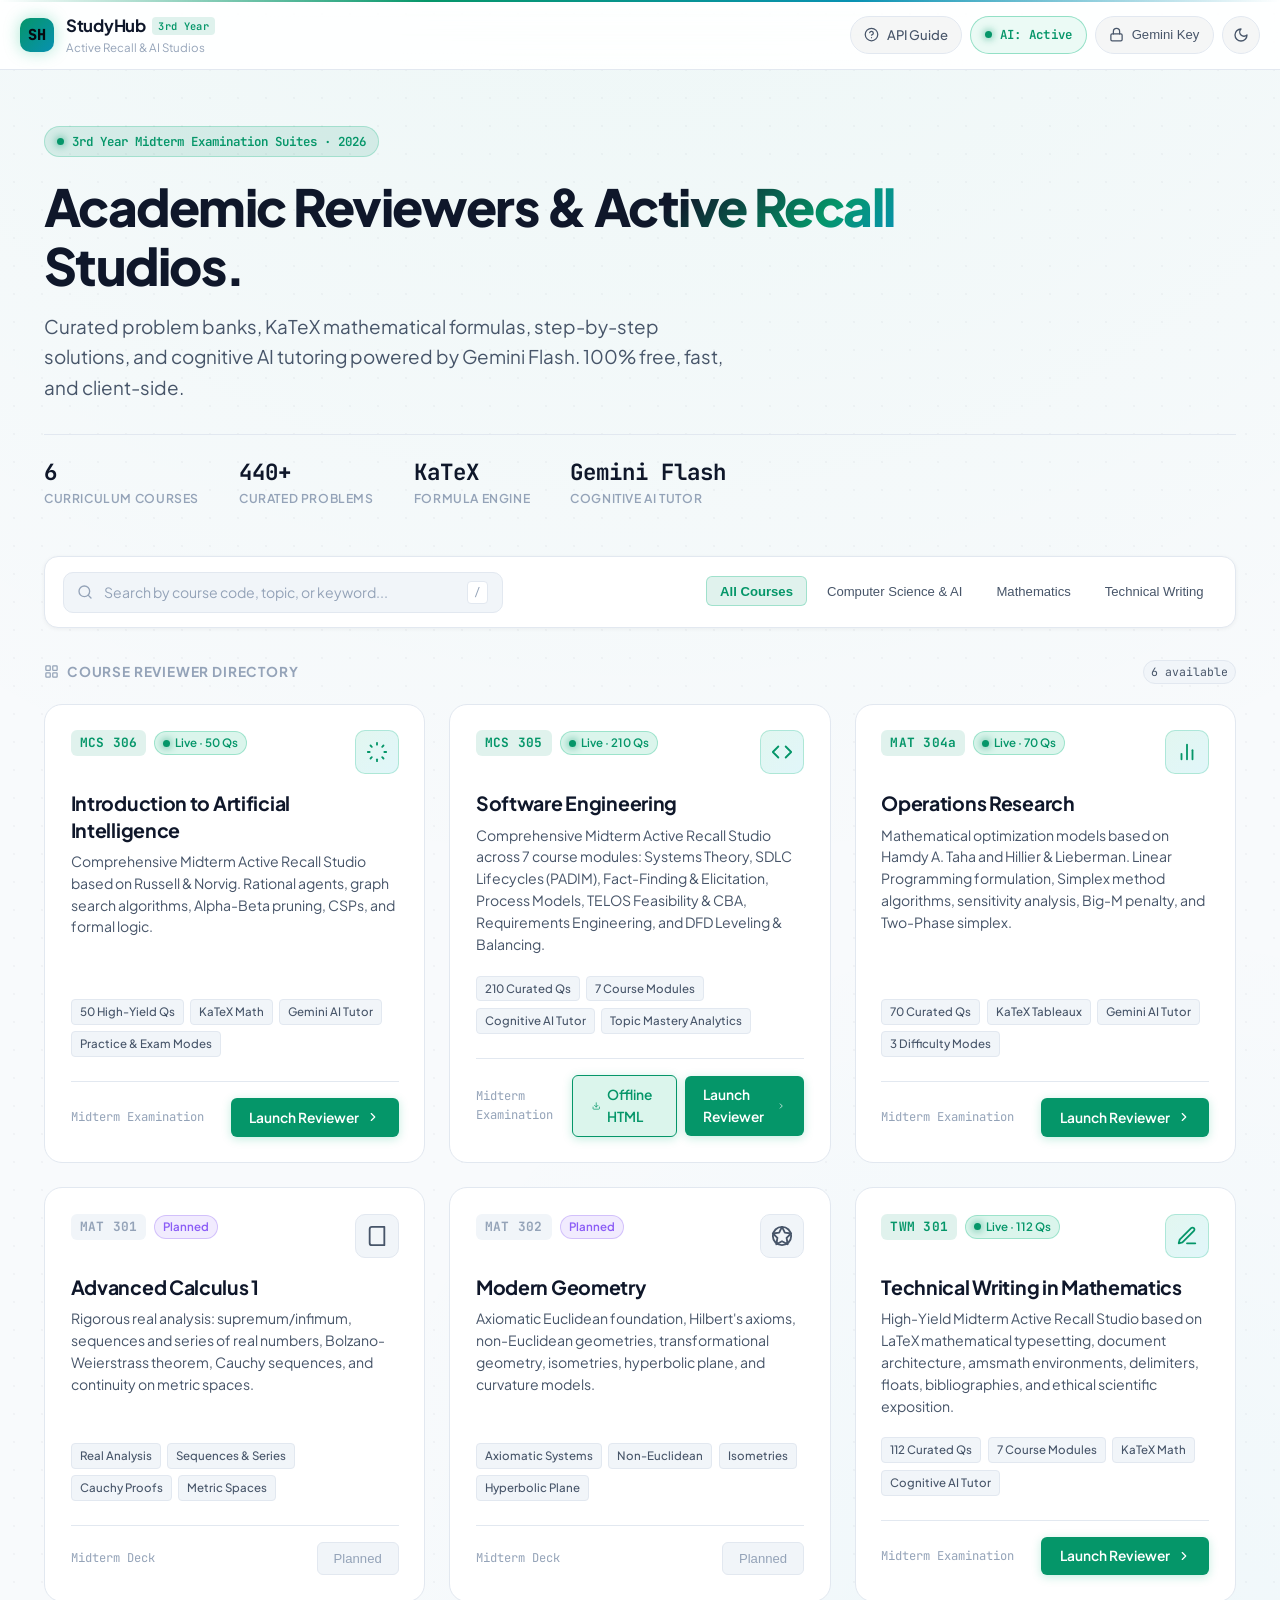
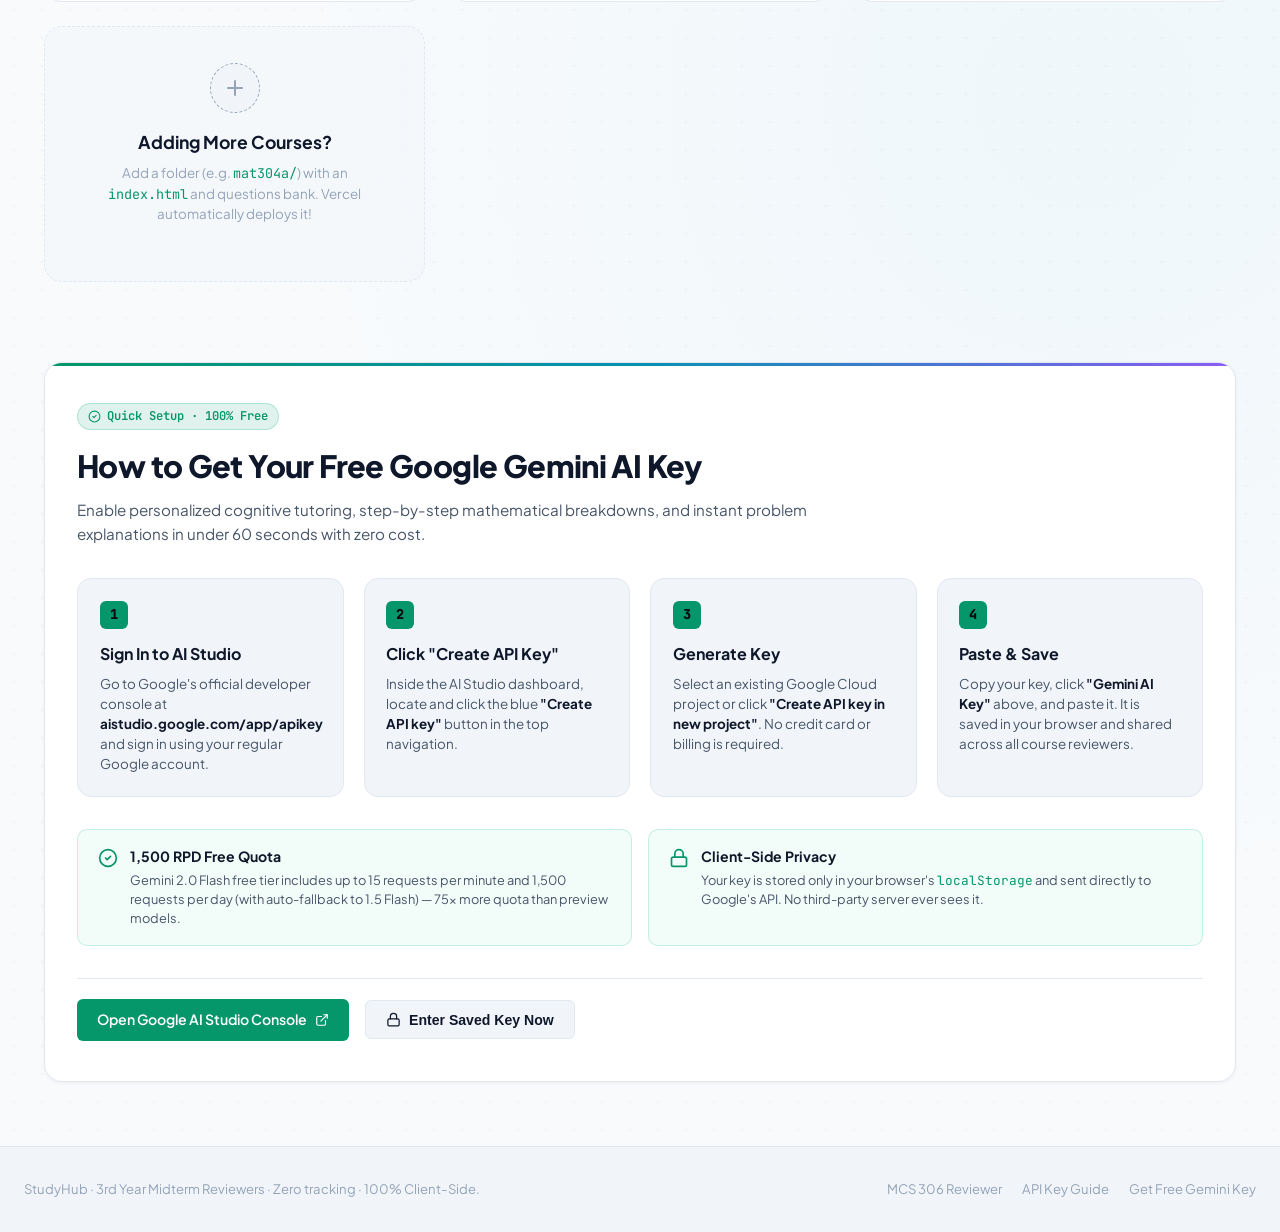
<file: index.html>
<!DOCTYPE html>
<html lang="en">
<head>
  <meta charset="UTF-8">
  <meta name="viewport" content="width=device-width, initial-scale=1.0, viewport-fit=cover">
  <meta name="description" content="StudyHub — 3rd Year Academic Reviewers & Active Recall Studios. Curated question banks, KaTeX math typesetting, and AI study tutoring for university midterms.">
  <title>StudyHub · 3rd Year Midterm Reviewers & Active Recall Studios</title>

  <!-- Google Fonts Preconnect -->
  <link rel="preconnect" href="https://fonts.googleapis.com">
  <link rel="preconnect" href="https://fonts.gstatic.com" crossorigin>
  <link href="https://fonts.googleapis.com/css2?family=JetBrains+Mono:ital,wght@0,400;0,500;0,600;0,700;1,400&family=Plus+Jakarta+Sans:ital,wght@0,300;0,400;0,500;0,600;0,700;0,800;1,400;1,600&display=swap" rel="stylesheet">

  <!-- Hub Stylesheet -->
  <link rel="stylesheet" href="hub.css">
</head>
<body>

  <!-- Sticky Global Navigation -->
  <header class="site-header" role="banner">
    <div class="header-container">
      <a href="./" class="brand" aria-label="StudyHub Home">
        <div class="brand-icon">SH</div>
        <div class="brand-info">
          <span class="brand-name">
            StudyHub
            <span class="brand-tag">3rd Year</span>
          </span>
          <span class="brand-sub">Active Recall &amp; AI Studios</span>
        </div>
      </a>

      <div class="header-actions">
        <a href="#api-guide" class="btn-header" title="How to get a free Google Gemini API Key" aria-label="API Key Guide">
          <svg width="15" height="15" viewBox="0 0 24 24" fill="none" stroke="currentColor" stroke-width="2" stroke-linecap="round" stroke-linejoin="round" aria-hidden="true"><circle cx="12" cy="12" r="10"/><path d="M9.09 9a3 3 0 0 1 5.83 1c0 2-3 3-3 3"/><line x1="12" y1="17" x2="12.01" y2="17"/></svg>
          <span class="btn-header-label">API Guide</span>
        </a>

        <button type="button" id="btn-header-ai-status" class="btn-header btn-header-ai" title="Toggle AI Tutoring & Explanations (Conserves Tokens)" aria-label="Toggle AI Tutoring">
          <span class="ai-status-indicator" aria-hidden="true"></span>
          <span id="header-ai-status-text" class="btn-header-label">AI: Active</span>
        </button>

        <button type="button" id="btn-open-api-modal" class="btn-header" title="Configure Gemini AI Key" aria-label="Configure Gemini AI Key">
          <svg width="15" height="15" viewBox="0 0 24 24" fill="none" stroke="currentColor" stroke-width="2" stroke-linecap="round" stroke-linejoin="round" aria-hidden="true"><rect width="18" height="11" x="3" y="11" rx="2" ry="2"/><path d="M7 11V7a5 5 0 0 1 10 0v4"/></svg>
          <span class="btn-header-label">Gemini Key</span>
        </button>

        <button type="button" id="btn-theme-toggle" class="theme-toggle-btn" aria-label="Toggle visual theme" title="Toggle visual theme">
          <svg class="icon-sun" width="16" height="16" viewBox="0 0 24 24" fill="none" stroke="currentColor" stroke-width="2" stroke-linecap="round" stroke-linejoin="round" aria-hidden="true">
            <circle cx="12" cy="12" r="4"/><path d="M12 2v2"/><path d="M12 20v2"/><path d="m4.93 4.93 1.41 1.41"/><path d="m17.66 17.66 1.41 1.41"/><path d="M2 12h2"/><path d="M20 12h2"/><path d="m6.34 17.66-1.41 1.41"/><path d="m19.07 4.93-1.41 1.41"/>
          </svg>
          <svg class="icon-moon" width="16" height="16" viewBox="0 0 24 24" fill="none" stroke="currentColor" stroke-width="2" stroke-linecap="round" stroke-linejoin="round" aria-hidden="true">
            <path d="M12 3a6 6 0 0 0 9 9 9 9 0 1 1-9-9Z"/>
          </svg>
        </button>
      </div>
    </div>
  </header>

  <!-- Hero Section -->
  <section class="hero-section" aria-labelledby="hero-heading">
    <div class="hero-banner">
      <span class="pulse-dot" aria-hidden="true"></span>
      <span>3rd Year Midterm Examination Suites · 2026</span>
    </div>
    <h1 id="hero-heading" class="hero-title">
      Academic Reviewers &amp; <span class="gradient-text">Active Recall</span> Studios.
    </h1>
    <p class="hero-subtitle">
      Curated problem banks, KaTeX mathematical formulas, step-by-step solutions, and cognitive AI tutoring powered by Gemini Flash. 100% free, fast, and client-side.
    </p>

    <!-- Metrics Strip -->
    <div class="metrics-strip">
      <div class="metric-item">
        <span class="metric-value">6</span>
        <span class="metric-label">Curriculum Courses</span>
      </div>
      <div class="metric-item">
        <span class="metric-value">440+</span>
        <span class="metric-label">Curated Problems</span>
      </div>
      <div class="metric-item">
        <span class="metric-value">KaTeX</span>
        <span class="metric-label">Formula Engine</span>
      </div>
      <div class="metric-item">
        <span class="metric-value">Gemini Flash</span>
        <span class="metric-label">Cognitive AI Tutor</span>
      </div>
    </div>
  </section>

  <!-- Search & Category Filter Toolbar -->
  <section class="toolbar-section" aria-label="Search and filter courses">
    <div class="toolbar-card">
      <div class="search-box">
        <svg class="search-icon" width="16" height="16" viewBox="0 0 24 24" fill="none" stroke="currentColor" stroke-width="2" stroke-linecap="round" stroke-linejoin="round" aria-hidden="true"><circle cx="11" cy="11" r="8"/><path d="m21 21-4.3-4.3"/></svg>
        <input type="text" id="hub-search-input" class="search-input" placeholder="Search by course code, topic, or keyword..." aria-label="Search reviewers">
        <kbd class="search-shortcut" title="Press / to focus search">/</kbd>
      </div>

      <div class="category-pills" role="tablist" aria-label="Filter courses by curriculum">
        <button type="button" class="category-btn active" data-category="all">All Courses</button>
        <button type="button" class="category-btn" data-category="cs">Computer Science &amp; AI</button>
        <button type="button" class="category-btn" data-category="math">Mathematics</button>
        <button type="button" class="category-btn" data-category="writing">Technical Writing</button>
      </div>
    </div>
  </section>

  <!-- Courses Grid Section -->
  <main class="courses-section" id="courses-container" aria-label="Course Reviewers">
    <div class="section-label-row">
      <span class="section-label">
        <svg width="15" height="15" viewBox="0 0 24 24" fill="none" stroke="currentColor" stroke-width="2" stroke-linecap="round" stroke-linejoin="round" aria-hidden="true"><rect width="7" height="7" x="3" y="3" rx="1"/><rect width="7" height="7" x="14" y="3" rx="1"/><rect width="7" height="7" x="14" y="14" rx="1"/><rect width="7" height="7" x="3" y="14" rx="1"/></svg>
        Course Reviewer Directory
      </span>
      <span id="visible-courses-count" class="course-count-badge">6 available</span>
    </div>

    <div class="courses-grid">
      
      <!-- Card 1: MCS 306 (LIVE & READY) -->
      <article class="course-card active-course" 
               data-course-id="mcs306" 
               data-code="MCS 306" 
               data-title="Introduction to Artificial Intelligence" 
               data-tags="ai agents search heuristics alpha-beta adversarial csp logic proposition first-order resolution katex gemini flash" 
               data-category="cs">
        <div class="card-top">
          <div class="course-badge-wrap">
            <span class="course-code-pill">MCS 306</span>
            <span class="status-badge live">
              <span class="pulse-dot" aria-hidden="true"></span>
              Live · 50 Qs
            </span>
          </div>
          <div class="card-icon-box" aria-hidden="true">
            <svg width="22" height="22" viewBox="0 0 24 24" fill="none" stroke="currentColor" stroke-width="2" stroke-linecap="round" stroke-linejoin="round"><path d="M12 2v2"/><path d="M12 20v2"/><path d="m4.93 4.93 1.41 1.41"/><path d="m17.66 17.66 1.41 1.41"/><path d="M2 12h2"/><path d="M20 12h2"/><path d="m6.34 17.66-1.41 1.41"/><path d="m19.07 4.93-1.41 1.41"/></svg>
          </div>
        </div>

        <h2 class="card-title">Introduction to Artificial Intelligence</h2>
        <p class="card-desc">
          Comprehensive Midterm Active Recall Studio based on Russell &amp; Norvig. Rational agents, graph search algorithms, Alpha-Beta pruning, CSPs, and formal logic.
        </p>

        <div class="card-feature-tags">
          <span class="tag-pill">50 High-Yield Qs</span>
          <span class="tag-pill">KaTeX Math</span>
          <span class="tag-pill">Gemini AI Tutor</span>
          <span class="tag-pill">Practice &amp; Exam Modes</span>
        </div>

        <div class="card-footer">
          <span class="card-meta-stat">Midterm Examination</span>
          <a href="./mcs306/" class="btn-launch" title="Launch MCS 306 Midterm Reviewer">
            <span>Launch Reviewer</span>
            <svg width="14" height="14" viewBox="0 0 24 24" fill="none" stroke="currentColor" stroke-width="2" stroke-linecap="round" stroke-linejoin="round" aria-hidden="true"><path d="m9 18 6-6-6-6"/></svg>
          </a>
        </div>
      </article>

      <!-- Card 2: MCS 305 (LIVE & READY) -->
      <article class="course-card active-course" 
               data-course-id="mcs305" 
               data-code="MCS 305" 
               data-title="Software Engineering" 
               data-tags="software engineering se systems analysis design sad sdlc padim agile scrum waterfall prototyping spiral telos feasibility cba npv roi requirements furps dfd gane-sarson yourdon context diagrams gemini flash" 
               data-category="cs">
        <div class="card-top">
          <div class="course-badge-wrap">
            <span class="course-code-pill">MCS 305</span>
            <span class="status-badge live">
              <span class="pulse-dot" aria-hidden="true"></span>
              Live · 210 Qs
            </span>
          </div>
          <div class="card-icon-box" aria-hidden="true">
            <svg width="22" height="22" viewBox="0 0 24 24" fill="none" stroke="currentColor" stroke-width="2" stroke-linecap="round" stroke-linejoin="round"><path d="M16 18l6-6-6-6"/><path d="M8 6l-6 6 6 6"/></svg>
          </div>
        </div>

        <h2 class="card-title">Software Engineering</h2>
        <p class="card-desc">
          Comprehensive Midterm Active Recall Studio across 7 course modules: Systems Theory, SDLC Lifecycles (PADIM), Fact-Finding &amp; Elicitation, Process Models, TELOS Feasibility &amp; CBA, Requirements Engineering, and DFD Leveling &amp; Balancing.
        </p>

        <div class="card-feature-tags">
          <span class="tag-pill">210 Curated Qs</span>
          <span class="tag-pill">7 Course Modules</span>
          <span class="tag-pill">Cognitive AI Tutor</span>
          <span class="tag-pill">Topic Mastery Analytics</span>
        </div>

        <div class="card-footer">
          <span class="card-meta-stat">Midterm Examination</span>
          <div style="display: flex; gap: 8px; align-items: center;">
            <a href="./mcs305_offline.html" download="mcs305_offline.html" class="btn-launch" style="background: rgba(16, 185, 129, 0.15); border: 1px solid var(--accent-teal, #10B981); color: var(--accent-teal, #10B981);" title="Download Single-File HTML for 100% Offline Phone Study">
              <svg width="14" height="14" viewBox="0 0 24 24" fill="none" stroke="currentColor" stroke-width="2" stroke-linecap="round" stroke-linejoin="round" aria-hidden="true"><path d="M21 15v4a2 2 0 0 1-2 2H5a2 2 0 0 1-2-2v-4"/><polyline points="7 10 12 15 17 10"/><line x1="12" y1="15" x2="12" y2="3"/></svg>
              <span>Offline HTML</span>
            </a>
            <a href="./mcs305/" class="btn-launch" title="Launch MCS 305 Midterm Reviewer">
              <span>Launch Reviewer</span>
              <svg width="14" height="14" viewBox="0 0 24 24" fill="none" stroke="currentColor" stroke-width="2" stroke-linecap="round" stroke-linejoin="round" aria-hidden="true"><path d="m9 18 6-6-6-6"/></svg>
            </a>
          </div>
        </div>
      </article>

      <!-- Card 3: MAT 304a (IN CURATION) -->
      <article class="course-card active-course" 
               data-course-id="mat304a" 
               data-code="MAT 304a" 
               data-title="Operations Research" 
               data-tags="operations research linear programming simplex method duality sensitivity analysis graphical big-m two-phase optimization katex gemini" 
               data-category="math">
        <div class="card-top">
          <div class="course-badge-wrap">
            <span class="course-code-pill">MAT 304a</span>
            <span class="status-badge live">
              <span class="pulse-dot" aria-hidden="true"></span>
              Live · 70 Qs
            </span>
          </div>
          <div class="card-icon-box" aria-hidden="true">
            <svg width="22" height="22" viewBox="0 0 24 24" fill="none" stroke="currentColor" stroke-width="2" stroke-linecap="round" stroke-linejoin="round"><line x1="18" y1="20" x2="18" y2="10"/><line x1="12" y1="20" x2="12" y2="4"/><line x1="6" y1="20" x2="6" y2="14"/></svg>
          </div>
        </div>

        <h2 class="card-title">Operations Research</h2>
        <p class="card-desc">
          Mathematical optimization models based on Hamdy A. Taha and Hillier &amp; Lieberman. Linear Programming formulation, Simplex method algorithms, sensitivity analysis, Big-M penalty, and Two-Phase simplex.
        </p>

        <div class="card-feature-tags">
          <span class="tag-pill">70 Curated Qs</span>
          <span class="tag-pill">KaTeX Tableaux</span>
          <span class="tag-pill">Gemini AI Tutor</span>
          <span class="tag-pill">3 Difficulty Modes</span>
        </div>

        <div class="card-footer">
          <span class="card-meta-stat">Midterm Examination</span>
          <a href="./mat304a/" class="btn-launch" title="Launch MAT 304a Midterm Reviewer">
            <span>Launch Reviewer</span>
            <svg width="14" height="14" viewBox="0 0 24 24" fill="none" stroke="currentColor" stroke-width="2" stroke-linecap="round" stroke-linejoin="round" aria-hidden="true"><path d="m9 18 6-6-6-6"/></svg>
          </a>
        </div>
      </article>

      <!-- Card 4: MAT 301 (PLANNED) -->
      <article class="course-card" 
               data-course-id="mat301" 
               data-code="MAT 301" 
               data-title="Advanced Calculus 1" 
               data-tags="advanced calculus real analysis sequences series supremum infimum bolzano weierstrass cauchy limits continuity metric spaces" 
               data-category="math">
        <div class="card-top">
          <div class="course-badge-wrap">
            <span class="course-code-pill upcoming">MAT 301</span>
            <span class="status-badge planned">Planned</span>
          </div>
          <div class="card-icon-box" aria-hidden="true">
            <svg width="22" height="22" viewBox="0 0 24 24" fill="none" stroke="currentColor" stroke-width="2" stroke-linecap="round" stroke-linejoin="round"><path d="M4 19.5v-15A2.5 2.5 0 0 1 6.5 2H20v20H6.5a2.5 2.5 0 0 1-2.5-2.5Z"/></svg>
          </div>
        </div>

        <h2 class="card-title">Advanced Calculus 1</h2>
        <p class="card-desc">
          Rigorous real analysis: supremum/infimum, sequences and series of real numbers, Bolzano-Weierstrass theorem, Cauchy sequences, and continuity on metric spaces.
        </p>

        <div class="card-feature-tags">
          <span class="tag-pill">Real Analysis</span>
          <span class="tag-pill">Sequences &amp; Series</span>
          <span class="tag-pill">Cauchy Proofs</span>
          <span class="tag-pill">Metric Spaces</span>
        </div>

        <div class="card-footer">
          <span class="card-meta-stat">Midterm Deck</span>
          <button type="button" class="btn-disabled" disabled aria-disabled="true">
            <span>Planned</span>
          </button>
        </div>
      </article>

      <!-- Card 5: MAT 302 (PLANNED) -->
      <article class="course-card" 
               data-course-id="mat302" 
               data-code="MAT 302" 
               data-title="Modern Geometry" 
               data-tags="modern geometry euclidean non-euclidean hilbert axioms isometries transformational geometry hyperbolic curvature" 
               data-category="math">
        <div class="card-top">
          <div class="course-badge-wrap">
            <span class="course-code-pill upcoming">MAT 302</span>
            <span class="status-badge planned">Planned</span>
          </div>
          <div class="card-icon-box" aria-hidden="true">
            <svg width="22" height="22" viewBox="0 0 24 24" fill="none" stroke="currentColor" stroke-width="2" stroke-linecap="round" stroke-linejoin="round"><circle cx="12" cy="12" r="10"/><polygon points="12 2 15.09 8.26 22 9.27 17 14.14 18.18 21.02 12 17.77 5.82 21.02 7 14.14 2 9.27 8.91 8.26 12 2"/></svg>
          </div>
        </div>

        <h2 class="card-title">Modern Geometry</h2>
        <p class="card-desc">
          Axiomatic Euclidean foundation, Hilbert's axioms, non-Euclidean geometries, transformational geometry, isometries, hyperbolic plane, and curvature models.
        </p>

        <div class="card-feature-tags">
          <span class="tag-pill">Axiomatic Systems</span>
          <span class="tag-pill">Non-Euclidean</span>
          <span class="tag-pill">Isometries</span>
          <span class="tag-pill">Hyperbolic Plane</span>
        </div>

        <div class="card-footer">
          <span class="card-meta-stat">Midterm Deck</span>
          <button type="button" class="btn-disabled" disabled aria-disabled="true">
            <span>Planned</span>
          </button>
        </div>
      </article>

      <!-- Card 6: TWM 301 (LIVE & READY) -->
      <article class="course-card active-course" 
               data-course-id="twm301" 
               data-code="TWM 301" 
               data-title="Technical Writing in Mathematics" 
               data-tags="technical writing mathematics latex typesetting bibtex amsmath document architecture floats tables figures cross-referencing ethics gemini flash" 
               data-category="writing">
        <div class="card-top">
          <div class="course-badge-wrap">
            <span class="course-code-pill">TWM 301</span>
            <span class="status-badge live">
              <span class="pulse-dot" aria-hidden="true"></span>
              Live · 112 Qs
            </span>
          </div>
          <div class="card-icon-box" aria-hidden="true">
            <svg width="22" height="22" viewBox="0 0 24 24" fill="none" stroke="currentColor" stroke-width="2" stroke-linecap="round" stroke-linejoin="round"><path d="M12 20h9"/><path d="M16.5 3.5a2.121 2.121 0 0 1 3 3L7 19l-4 1 1-4L16.5 3.5z"/></svg>
          </div>
        </div>

        <h2 class="card-title">Technical Writing in Mathematics</h2>
        <p class="card-desc">
          High-Yield Midterm Active Recall Studio based on LaTeX mathematical typesetting, document architecture, amsmath environments, delimiters, floats, bibliographies, and ethical scientific exposition.
        </p>

        <div class="card-feature-tags">
          <span class="tag-pill">112 Curated Qs</span>
          <span class="tag-pill">7 Course Modules</span>
          <span class="tag-pill">KaTeX Math</span>
          <span class="tag-pill">Cognitive AI Tutor</span>
        </div>

        <div class="card-footer">
          <span class="card-meta-stat">Midterm Examination</span>
          <a href="./twm301/" class="btn-launch" title="Launch TWM 301 Midterm Reviewer">
            <span>Launch Reviewer</span>
            <svg width="14" height="14" viewBox="0 0 24 24" fill="none" stroke="currentColor" stroke-width="2" stroke-linecap="round" stroke-linejoin="round" aria-hidden="true"><path d="m9 18 6-6-6-6"/></svg>
          </a>
        </div>
      </article>

      <!-- Card 7: Add Course helper -->
      <aside class="course-card contribute-card" aria-label="Add courses information">
        <div class="contribute-icon">
          <svg width="24" height="24" viewBox="0 0 24 24" fill="none" stroke="currentColor" stroke-width="2" stroke-linecap="round" stroke-linejoin="round" aria-hidden="true"><path d="M12 5v14"/><path d="M5 12h14"/></svg>
        </div>
        <h2 class="contribute-title">Adding More Courses?</h2>
        <p class="contribute-text">
          Add a folder (e.g. <code style="font-family: var(--font-mono); color: var(--accent-teal);">mat304a/</code>) with an <code style="font-family: var(--font-mono); color: var(--accent-teal);">index.html</code> and questions bank. Vercel automatically deploys it!
        </p>
      </aside>

    </div>
  </main>

  <!-- ======================================================================
       API Key Guide Section on Hub
       ====================================================================== -->
  <section class="api-guide-section" id="api-guide" aria-labelledby="api-guide-heading">
    <div class="guide-banner-card">
      <div class="guide-header-block">
        <span class="guide-badge-pill">
          <svg width="13" height="13" viewBox="0 0 24 24" fill="none" stroke="currentColor" stroke-width="2" stroke-linecap="round" stroke-linejoin="round" aria-hidden="true"><circle cx="12" cy="12" r="10"/><path d="m9 12 2 2 4-4"/></svg>
          Quick Setup · 100% Free
        </span>
        <h2 id="api-guide-heading" class="guide-title">
          How to Get Your Free Google Gemini AI Key
        </h2>
        <p class="guide-subtitle">
          Enable personalized cognitive tutoring, step-by-step mathematical breakdowns, and instant problem explanations in under 60 seconds with zero cost.
        </p>
      </div>

      <!-- Step Cards Grid -->
      <div class="guide-steps-grid">
        <div class="guide-step-card">
          <div class="guide-step-num">1</div>
          <h3 class="guide-step-heading">Sign In to AI Studio</h3>
          <p class="guide-step-desc">
            Go to Google's official developer console at <strong>aistudio.google.com/app/apikey</strong> and sign in using your regular Google account.
          </p>
        </div>

        <div class="guide-step-card">
          <div class="guide-step-num">2</div>
          <h3 class="guide-step-heading">Click "Create API Key"</h3>
          <p class="guide-step-desc">
            Inside the AI Studio dashboard, locate and click the blue <strong>"Create API key"</strong> button in the top navigation.
          </p>
        </div>

        <div class="guide-step-card">
          <div class="guide-step-num">3</div>
          <h3 class="guide-step-heading">Generate Key</h3>
          <p class="guide-step-desc">
            Select an existing Google Cloud project or click <strong>"Create API key in new project"</strong>. No credit card or billing is required.
          </p>
        </div>

        <div class="guide-step-card">
          <div class="guide-step-num">4</div>
          <h3 class="guide-step-heading">Paste &amp; Save</h3>
          <p class="guide-step-desc">
            Copy your key, click <strong>"Gemini AI Key"</strong> above, and paste it. It is saved in your browser and shared across all course reviewers.
          </p>
        </div>
      </div>

      <!-- Informational Callouts -->
      <div class="guide-callouts-grid">
        <div class="guide-callout-card">
          <div class="guide-callout-icon">
            <svg width="20" height="20" viewBox="0 0 24 24" fill="none" stroke="currentColor" stroke-width="2" stroke-linecap="round" stroke-linejoin="round" aria-hidden="true"><circle cx="12" cy="12" r="10"/><path d="m9 12 2 2 4-4"/></svg>
          </div>
          <div>
            <div class="guide-callout-title">1,500 RPD Free Quota</div>
            <div class="guide-callout-text">Gemini 2.0 Flash free tier includes up to 15 requests per minute and 1,500 requests per day (with auto-fallback to 1.5 Flash) — 75× more quota than preview models.</div>
          </div>
        </div>

        <div class="guide-callout-card">
          <div class="guide-callout-icon">
            <svg width="20" height="20" viewBox="0 0 24 24" fill="none" stroke="currentColor" stroke-width="2" stroke-linecap="round" stroke-linejoin="round" aria-hidden="true"><rect width="18" height="11" x="3" y="11" rx="2" ry="2"/><path d="M7 11V7a5 5 0 0 1 10 0v4"/></svg>
          </div>
          <div>
            <div class="guide-callout-title">Client-Side Privacy</div>
            <div class="guide-callout-text">Your key is stored only in your browser's <code style="font-family: var(--font-mono); color: var(--accent-teal);">localStorage</code> and sent directly to Google's API. No third-party server ever sees it.</div>
          </div>
        </div>
      </div>

      <!-- Action Buttons -->
      <div class="guide-footer-actions">
        <a href="https://aistudio.google.com/app/apikey" target="_blank" rel="noopener noreferrer" class="btn-guide-primary">
          <span>Open Google AI Studio Console</span>
          <svg width="14" height="14" viewBox="0 0 24 24" fill="none" stroke="currentColor" stroke-width="2" stroke-linecap="round" stroke-linejoin="round" aria-hidden="true"><path d="M18 13v6a2 2 0 0 1-2 2H5a2 2 0 0 1-2-2V8a2 2 0 0 1 2-2h6"/><polyline points="15 3 21 3 21 9"/><line x1="10" y1="14" x2="21" y2="3"/></svg>
        </a>
        <button type="button" id="btn-open-api-from-guide" class="btn-guide-secondary">
          <svg width="15" height="15" viewBox="0 0 24 24" fill="none" stroke="currentColor" stroke-width="2" stroke-linecap="round" stroke-linejoin="round" aria-hidden="true"><rect width="18" height="11" x="3" y="11" rx="2" ry="2"/><path d="M7 11V7a5 5 0 0 1 10 0v4"/></svg>
          <span>Enter Saved Key Now</span>
        </button>
      </div>
    </div>
  </section>

  <!-- Shared Gemini API Key Modal -->
  <div id="api-setup-modal" class="modal-backdrop" role="dialog" aria-modal="true" aria-labelledby="modal-api-title" aria-hidden="true">
    <div class="modal-card">
      <div class="modal-header">
        <h3 id="modal-api-title" class="modal-title">
          <svg width="18" height="18" viewBox="0 0 24 24" fill="none" stroke="currentColor" stroke-width="2" stroke-linecap="round" stroke-linejoin="round" aria-hidden="true"><rect width="18" height="11" x="3" y="11" rx="2" ry="2"/><path d="M7 11V7a5 5 0 0 1 10 0v4"/></svg>
          Google Gemini AI Key Setup
        </h3>
        <button type="button" id="btn-close-api-modal" class="modal-close-btn" aria-label="Close modal">
          <svg width="18" height="18" viewBox="0 0 24 24" fill="none" stroke="currentColor" stroke-width="2" stroke-linecap="round" stroke-linejoin="round" aria-hidden="true"><path d="M18 6 6 18"/><path d="m6 6 12 12"/></svg>
        </button>
      </div>

      <div class="modal-body">
        <p>
          Configure your free Google Gemini API key once. It will be saved securely in your browser's local storage and used across all course reviewers on this site.
        </p>

        <div class="modal-note-box">
          <div class="modal-note-title">
            <svg width="15" height="15" viewBox="0 0 24 24" fill="none" stroke="currentColor" stroke-width="2" stroke-linecap="round" stroke-linejoin="round" aria-hidden="true"><path d="M12 2v20"/><path d="M17 5H9.5a3.5 3.5 0 0 0 0 7h5a3.5 3.5 0 0 1 0 7H6"/></svg>
            100% Free &amp; Client-Side
          </div>
          <p>
            Generate your free key in under a minute at <a href="https://aistudio.google.com/app/apikey" target="_blank" rel="noopener noreferrer" style="color: var(--accent-teal); text-decoration: underline;">Google AI Studio</a>. No credit card required. Free tier includes 1,500 requests per day.
          </p>
        </div>

        <div class="api-input-wrap">
          <label for="hub-api-key-input" class="api-label">Gemini API Key</label>
          <div class="api-field">
            <input type="password" id="hub-api-key-input" class="api-input" placeholder="Paste your Gemini API key..." autocomplete="off" spellcheck="false">
            <button type="button" id="btn-save-hub-key" class="btn-save-key">Save Key</button>
          </div>
        </div>

        <!-- AI Tutoring & Token Management Section -->
        <div class="ai-toggle-section">
          <div class="ai-toggle-header">
            <div class="ai-toggle-info">
              <div class="ai-toggle-title-row">
                <span class="ai-toggle-title">
                  <svg width="15" height="15" viewBox="0 0 24 24" fill="none" stroke="currentColor" stroke-width="2" stroke-linecap="round" stroke-linejoin="round" aria-hidden="true"><path d="M12 2v4M12 18v4M4.93 4.93l2.83 2.83M16.24 16.24l2.83 2.83M2 12h4M18 12h4M4.93 19.07l2.83-2.83M16.24 7.76l2.83-2.83"/></svg>
                  AI Explanations &amp; Tutoring
                </span>
                <span id="hub-ai-status-pill" class="ai-status-pill active">Active · Consuming Tokens</span>
              </div>
              <p class="ai-toggle-desc">
                Turn off AI explanations if you don't intend to use automated tutoring. Your Gemini API tokens won't be used, and quizzes run 100% locally.
              </p>
            </div>
            <label class="switch-control" for="hub-ai-toggle" aria-label="Toggle AI Explanations Globally">
              <input type="checkbox" id="hub-ai-toggle" checked>
              <span class="switch-slider"></span>
            </label>
          </div>

          <!-- Course-Level Granular Controls -->
          <div class="course-ai-controls">
            <div class="course-ai-header">
              <span class="course-ai-label">Individual Course Overrides:</span>
              <span class="text-xs text-muted">Toggle per course</span>
            </div>
            <div class="course-ai-toggles-grid">
              <label class="course-toggle-item" for="toggle-ai-mcs306">
                <input type="checkbox" id="toggle-ai-mcs306" class="course-ai-checkbox" data-course="mcs306" checked>
                <span class="course-toggle-custom-check"></span>
                <div class="course-toggle-text-wrap">
                  <span class="course-toggle-title">MCS 306</span>
                  <span class="course-toggle-sub">Artificial Intelligence</span>
                </div>
              </label>
              <label class="course-toggle-item" for="toggle-ai-mcs305">
                <input type="checkbox" id="toggle-ai-mcs305" class="course-ai-checkbox" data-course="mcs305" checked>
                <span class="course-toggle-custom-check"></span>
                <div class="course-toggle-text-wrap">
                  <span class="course-toggle-title">MCS 305</span>
                  <span class="course-toggle-sub">Software Engineering</span>
                </div>
              </label>
              <label class="course-toggle-item" for="toggle-ai-mat304a">
                <input type="checkbox" id="toggle-ai-mat304a" class="course-ai-checkbox" data-course="mat304a" checked>
                <span class="course-toggle-custom-check"></span>
                <div class="course-toggle-text-wrap">
                  <span class="course-toggle-title">MAT 304a</span>
                  <span class="course-toggle-sub">Operations Research I</span>
                </div>
              </label>
              <label class="course-toggle-item" for="toggle-ai-twm301">
                <input type="checkbox" id="toggle-ai-twm301" class="course-ai-checkbox" data-course="twm301" checked>
                <span class="course-toggle-custom-check"></span>
                <div class="course-toggle-text-wrap">
                  <span class="course-toggle-title">TWM 301</span>
                  <span class="course-toggle-sub">Technical Writing</span>
                </div>
              </label>
            </div>
          </div>
        </div>
      </div>
    </div>
  </div>

  <!-- Toast Notification Container -->
  <div id="toast-container" class="toast-container" aria-live="polite" aria-atomic="true"></div>

  <!-- Hub Footer -->
  <footer class="site-footer" role="contentinfo">
    <div class="footer-container">
      <p class="footer-credits">
        StudyHub &middot; 3rd Year Midterm Reviewers &middot; Zero tracking &middot; 100% Client-Side.
      </p>
      <nav class="footer-links" aria-label="Footer Links">
        <a href="./mcs306/" class="footer-link">MCS 306 Reviewer</a>
        <a href="#api-guide" class="footer-link">API Key Guide</a>
        <a href="https://aistudio.google.com/app/apikey" target="_blank" rel="noopener noreferrer" class="footer-link">Get Free Gemini Key</a>
      </nav>
    </div>
  </footer>

  <!-- Hub Scripts -->
  <script src="hub.js"></script>
</body>
</html>
</file>
<file: hub.css>
/* ==========================================================================
   Academic Reviewer Hub — Design System & Stylesheet
   Architecture: Multi-Course Active Recall Portal
   Typography: Plus Jakarta Sans (UI) + JetBrains Mono (Codes & Metrics)
   ========================================================================== */

@import url('https://fonts.googleapis.com/css2?family=JetBrains+Mono:ital,wght@0,400;0,500;0,600;0,700;1,400&family=Plus+Jakarta+Sans:ital,wght@0,300;0,400;0,500;0,600;0,700;0,800;1,400;1,600&display=swap');

:root {
  /* Safe Area Insets for notched devices */
  --safe-area-top: env(safe-area-inset-top, 0px);
  --safe-area-bottom: env(safe-area-inset-bottom, 0px);
  --safe-area-left: env(safe-area-inset-left, 0px);
  --safe-area-right: env(safe-area-inset-right, 0px);

  /* Dark Theme (Default) */
  --bg-primary: #070A10;
  --bg-secondary: #0C101A;
  --surface-card: #0E1422;
  --surface-subtle: #131B2E;
  --surface-hover: #18233A;
  --surface-elevated: #162035;
  --surface-modal: #0E1422;
  
  --border-subtle: rgba(255, 255, 255, 0.08);
  --border-hover: rgba(16, 185, 129, 0.35);
  --border-active: #10B981;

  --text-primary: #F1F5F9;
  --text-secondary: #94A3B8;
  --text-muted: #64748B;
  --text-inverse: #070A10;

  --accent-teal: #10B981;
  --accent-teal-hover: #059669;
  --accent-teal-light: rgba(16, 185, 129, 0.12);
  --accent-cyan: #06B6D4;
  --accent-cyan-light: rgba(6, 182, 212, 0.12);
  --accent-amber: #F59E0B;
  --accent-amber-light: rgba(245, 158, 11, 0.12);
  --accent-purple: #8B5CF6;
  --accent-purple-light: rgba(139, 92, 246, 0.12);

  --font-body: 'Plus Jakarta Sans', system-ui, -apple-system, sans-serif;
  --font-mono: 'JetBrains Mono', monospace;

  --shadow-sm: 0 2px 8px rgba(0, 0, 0, 0.25);
  --shadow-md: 0 8px 24px rgba(0, 0, 0, 0.35);
  --shadow-lg: 0 16px 40px rgba(0, 0, 0, 0.45);
  --shadow-glow: 0 0 32px rgba(16, 185, 129, 0.18);

  --radius-sm: 6px;
  --radius-md: 10px;
  --radius-lg: 14px;
  --radius-xl: 18px;
  --radius-full: 9999px;

  --transition-fast: 150ms cubic-bezier(0.16, 1, 0.3, 1);
  --transition-normal: 240ms cubic-bezier(0.16, 1, 0.3, 1);
}

[data-theme="light"] {
  --bg-primary: #F8FAFC;
  --bg-secondary: #F1F5F9;
  --surface-card: #FFFFFF;
  --surface-subtle: #F1F5F9;
  --surface-hover: #E2E8F0;
  --surface-elevated: #FFFFFF;
  --surface-modal: #FFFFFF;

  --border-subtle: #E2E8F0;
  --border-hover: rgba(16, 185, 129, 0.5);
  --border-active: #059669;

  --text-primary: #0F172A;
  --text-secondary: #475569;
  --text-muted: #94A3B8;
  --text-inverse: #FFFFFF;

  --accent-teal: #059669;
  --accent-teal-hover: #047857;
  --accent-teal-light: rgba(5, 150, 105, 0.12);
  --accent-cyan: #0891B2;
  --accent-cyan-light: rgba(8, 145, 178, 0.12);

  --shadow-sm: 0 1px 4px rgba(0, 0, 0, 0.05);
  --shadow-md: 0 6px 18px rgba(15, 23, 42, 0.08);
  --shadow-lg: 0 16px 36px rgba(15, 23, 42, 0.12);
  --shadow-glow: 0 0 24px rgba(5, 150, 105, 0.12);
}

/* ==========================================================================
   Base Reset & Body
   ========================================================================== */
*, *::before, *::after {
  box-sizing: border-box;
  margin: 0;
  padding: 0;
  -webkit-tap-highlight-color: transparent;
}

button, input, a, select, textarea {
  touch-action: manipulation;
}

html {
  font-size: 16px;
  scroll-behavior: smooth;
  -webkit-font-smoothing: antialiased;
  -moz-osx-font-smoothing: grayscale;
}

body {
  background-color: var(--bg-primary);
  color: var(--text-primary);
  font-family: var(--font-body);
  line-height: 1.55;
  min-height: 100vh;
  min-height: 100dvh;
  display: flex;
  flex-direction: column;
  position: relative;
  overflow-x: hidden;
  background-image: 
    radial-gradient(circle at 50% -15%, rgba(16, 185, 129, 0.07) 0%, transparent 40%),
    radial-gradient(circle at 85% 60%, rgba(6, 182, 212, 0.05) 0%, transparent 40%),
    radial-gradient(rgba(255, 255, 255, 0.035) 1px, transparent 1px);
  background-size: 100% 100%, 100% 100%, 28px 28px;
}

[data-theme="light"] body {
  background-image: 
    radial-gradient(circle at 50% -15%, rgba(16, 185, 129, 0.06) 0%, transparent 40%),
    radial-gradient(circle at 85% 60%, rgba(6, 182, 212, 0.04) 0%, transparent 40%),
    radial-gradient(rgba(15, 23, 42, 0.03) 1px, transparent 1px);
}

body::before {
  content: '';
  position: fixed;
  top: 0;
  left: 0;
  right: 0;
  height: 2px;
  background: linear-gradient(90deg, transparent, var(--accent-teal), var(--accent-cyan), transparent);
  z-index: 1000;
}

/* ==========================================================================
   Header & Navigation
   ========================================================================== */
.site-header {
  position: sticky;
  top: 0;
  z-index: 100;
  background: rgba(7, 10, 16, 0.85);
  backdrop-filter: blur(14px);
  -webkit-backdrop-filter: blur(14px);
  border-bottom: 1px solid var(--border-subtle);
  padding: calc(0.8rem + var(--safe-area-top)) calc(1.25rem + var(--safe-area-right)) 0.8rem calc(1.25rem + var(--safe-area-left));
  transition: background var(--transition-normal), border-color var(--transition-normal);
}

[data-theme="light"] .site-header {
  background: rgba(255, 255, 255, 0.88);
}

.header-container {
  max-width: 1240px;
  margin: 0 auto;
  display: flex;
  align-items: center;
  justify-content: space-between;
  gap: 1rem;
}

.brand {
  display: flex;
  align-items: center;
  gap: 0.75rem;
  text-decoration: none;
  color: var(--text-primary);
}

.brand-icon {
  width: 34px;
  height: 34px;
  border-radius: var(--radius-md);
  background: linear-gradient(135deg, var(--accent-teal), var(--accent-cyan));
  display: flex;
  align-items: center;
  justify-content: center;
  color: #070A10;
  font-weight: 800;
  font-family: var(--font-mono);
  font-size: 0.95rem;
  box-shadow: 0 0 16px rgba(16, 185, 129, 0.35);
  flex-shrink: 0;
}

.brand-info {
  display: flex;
  flex-direction: column;
}

.brand-name {
  font-weight: 700;
  font-size: 1.05rem;
  letter-spacing: -0.015em;
  display: flex;
  align-items: center;
  gap: 0.4rem;
}

.brand-tag {
  font-family: var(--font-mono);
  font-size: 0.65rem;
  padding: 1px 6px;
  border-radius: 4px;
  background: var(--accent-teal-light);
  color: var(--accent-teal);
  font-weight: 600;
  letter-spacing: 0.03em;
}

.brand-sub {
  font-size: 0.72rem;
  color: var(--text-muted);
}

.header-actions {
  display: inline-flex;
  align-items: center;
  gap: 0.5rem;
  flex-shrink: 0;
  flex-wrap: nowrap;
}

.btn-header {
  display: inline-flex;
  align-items: center;
  justify-content: center;
  gap: 0.45rem;
  height: 38px;
  padding: 0 0.85rem;
  border-radius: var(--radius-full);
  background: rgba(255, 255, 255, 0.04);
  border: 1px solid var(--border-subtle);
  color: var(--text-secondary);
  font-size: 0.82rem;
  font-weight: 500;
  cursor: pointer;
  text-decoration: none;
  white-space: nowrap;
  user-select: none;
  -webkit-user-select: none;
  transition: background-color 150ms ease-out, border-color 150ms ease-out, color 150ms ease-out, transform 140ms ease-out, box-shadow 150ms ease-out;
}

[data-theme="light"] .btn-header {
  background: rgba(0, 0, 0, 0.035);
}

.btn-header:hover {
  background: rgba(255, 255, 255, 0.08);
  color: var(--text-primary);
  border-color: var(--border-hover);
}

[data-theme="light"] .btn-header:hover {
  background: rgba(0, 0, 0, 0.06);
}

.btn-header:active,
.theme-toggle-btn:active {
  transform: scale(0.96);
}

/* AI Tutoring Status Pill Button */
.btn-header-ai {
  font-family: var(--font-mono);
  font-weight: 600;
  font-size: 0.78rem;
  letter-spacing: 0.01em;
  background: rgba(16, 185, 129, 0.08);
  border-color: rgba(16, 185, 129, 0.28);
  color: var(--accent-teal);
  padding: 0 0.85rem;
  gap: 0.5rem;
}

.btn-header-ai:hover {
  background: rgba(16, 185, 129, 0.14);
  border-color: rgba(16, 185, 129, 0.5);
  color: #34d399;
  box-shadow: 0 0 14px rgba(16, 185, 129, 0.2);
}

[data-theme="light"] .btn-header-ai {
  background: rgba(16, 185, 129, 0.09);
  border-color: rgba(16, 185, 129, 0.32);
}

.ai-status-indicator {
  width: 7px;
  height: 7px;
  border-radius: 50%;
  background: var(--accent-teal);
  box-shadow: 0 0 8px var(--accent-teal);
  flex-shrink: 0;
  animation: pulse-ring 2s cubic-bezier(0.455, 0.03, 0.515, 0.955) infinite;
}

/* AI Status Paused State */
.btn-header-ai.ai-paused {
  background: rgba(245, 158, 11, 0.08);
  border-color: rgba(245, 158, 11, 0.28);
  color: var(--accent-amber);
}

.btn-header-ai.ai-paused:hover {
  background: rgba(245, 158, 11, 0.14);
  border-color: rgba(245, 158, 11, 0.5);
  color: #fbbf24;
  box-shadow: 0 0 14px rgba(245, 158, 11, 0.2);
}

[data-theme="light"] .btn-header-ai.ai-paused {
  background: rgba(245, 158, 11, 0.09);
  border-color: rgba(245, 158, 11, 0.32);
}

.btn-header-ai.ai-paused .ai-status-indicator {
  background: var(--accent-amber);
  box-shadow: 0 0 6px var(--accent-amber);
  animation: none;
}

.theme-toggle-btn {
  width: 38px;
  height: 38px;
  min-width: 38px;
  border-radius: var(--radius-full);
  background: rgba(255, 255, 255, 0.04);
  border: 1px solid var(--border-subtle);
  color: var(--text-secondary);
  display: inline-flex;
  align-items: center;
  justify-content: center;
  cursor: pointer;
  user-select: none;
  -webkit-user-select: none;
  transition: background-color 150ms ease-out, border-color 150ms ease-out, color 150ms ease-out, transform 140ms ease-out, box-shadow 150ms ease-out;
}

[data-theme="light"] .theme-toggle-btn {
  background: rgba(0, 0, 0, 0.035);
}

.theme-toggle-btn:hover {
  color: var(--text-primary);
  border-color: var(--border-hover);
  background: rgba(255, 255, 255, 0.08);
}

[data-theme="light"] .theme-toggle-btn:hover {
  background: rgba(0, 0, 0, 0.06);
}

.theme-toggle-btn .icon-moon {
  display: none;
}
.theme-toggle-btn .icon-sun {
  display: block;
}
[data-theme="light"] .theme-toggle-btn .icon-sun {
  display: none;
}
[data-theme="light"] .theme-toggle-btn .icon-moon {
  display: block;
}

/* ==========================================================================
   Hero Section
   ========================================================================== */
.hero-section {
  padding: 3.5rem 1.5rem 2rem;
  max-width: 1240px;
  margin: 0 auto;
  width: 100%;
}

.hero-banner {
  display: inline-flex;
  align-items: center;
  gap: 0.5rem;
  padding: 0.3rem 0.75rem;
  border-radius: var(--radius-full);
  background: var(--accent-teal-light);
  border: 1px solid rgba(16, 185, 129, 0.25);
  color: var(--accent-teal);
  font-size: 0.78rem;
  font-family: var(--font-mono);
  font-weight: 600;
  margin-bottom: 1.25rem;
}

.pulse-dot {
  width: 7px;
  height: 7px;
  border-radius: 50%;
  background: var(--accent-teal);
  box-shadow: 0 0 8px var(--accent-teal);
  animation: pulse-ring 2s cubic-bezier(0.455, 0.03, 0.515, 0.955) infinite;
}

@keyframes pulse-ring {
  0% { transform: scale(0.95); box-shadow: 0 0 0 0 rgba(16, 185, 129, 0.6); }
  70% { transform: scale(1); box-shadow: 0 0 0 6px rgba(16, 185, 129, 0); }
  100% { transform: scale(0.95); box-shadow: 0 0 0 0 rgba(16, 185, 129, 0); }
}

.hero-title {
  font-size: clamp(2rem, 4vw, 3.25rem);
  font-weight: 800;
  line-height: 1.15;
  letter-spacing: -0.03em;
  margin-bottom: 1rem;
  max-width: 860px;
}

.hero-title .gradient-text {
  background: linear-gradient(135deg, #F1F5F9 20%, var(--accent-teal) 70%, var(--accent-cyan) 100%);
  -webkit-background-clip: text;
  -webkit-text-fill-color: transparent;
}

[data-theme="light"] .hero-title .gradient-text {
  background: linear-gradient(135deg, #0F172A 30%, #059669 75%, #0891B2 100%);
  -webkit-background-clip: text;
  -webkit-text-fill-color: transparent;
}

.hero-subtitle {
  font-size: clamp(1rem, 1.6vw, 1.18rem);
  color: var(--text-secondary);
  line-height: 1.6;
  max-width: 680px;
  margin-bottom: 2rem;
}

/* Quick Metrics Bar */
.metrics-strip {
  display: flex;
  flex-wrap: wrap;
  gap: 1.5rem 2.5rem;
  padding-top: 1.25rem;
  border-top: 1px solid var(--border-subtle);
}

.metric-item {
  display: flex;
  flex-direction: column;
}

.metric-value {
  font-family: var(--font-mono);
  font-size: 1.4rem;
  font-weight: 700;
  color: var(--text-primary);
  display: flex;
  align-items: center;
  gap: 0.35rem;
}

.metric-label {
  font-size: 0.76rem;
  color: var(--text-muted);
  text-transform: uppercase;
  letter-spacing: 0.05em;
  font-weight: 600;
}

/* ==========================================================================
   Filter & Search Toolbar
   ========================================================================== */
.toolbar-section {
  max-width: 1240px;
  margin: 0 auto;
  padding: 1rem 1.5rem 1.5rem;
  width: 100%;
}

.toolbar-card {
  display: flex;
  flex-direction: column;
  gap: 1rem;
  background: var(--surface-card);
  border: 1px solid var(--border-subtle);
  border-radius: var(--radius-lg);
  padding: 0.9rem 1.1rem;
  box-shadow: var(--shadow-sm);
}

@media (min-width: 768px) {
  .toolbar-card {
    flex-direction: row;
    align-items: center;
    justify-content: space-between;
  }
}

.search-box {
  display: flex;
  align-items: center;
  gap: 0.65rem;
  background: var(--surface-subtle);
  border: 1px solid var(--border-subtle);
  border-radius: var(--radius-md);
  padding: 0.5rem 0.85rem;
  flex: 1;
  max-width: 440px;
  transition: border-color var(--transition-fast), box-shadow var(--transition-fast);
}

.search-box:focus-within {
  border-color: var(--accent-teal);
  box-shadow: 0 0 0 2px var(--accent-teal-light);
}

.search-icon {
  color: var(--text-muted);
  flex-shrink: 0;
}

.search-input {
  background: transparent;
  border: none;
  outline: none;
  color: var(--text-primary);
  font-family: var(--font-body);
  font-size: 0.88rem;
  width: 100%;
}

.search-input::placeholder {
  color: var(--text-muted);
}

.search-shortcut {
  font-family: var(--font-mono);
  font-size: 0.68rem;
  padding: 2px 6px;
  border-radius: 4px;
  background: var(--surface-card);
  border: 1px solid var(--border-subtle);
  color: var(--text-muted);
}

.category-pills {
  display: flex;
  align-items: center;
  gap: 0.4rem;
  overflow-x: auto;
  padding-bottom: 2px;
}

.category-btn {
  padding: 0.4rem 0.8rem;
  border-radius: var(--radius-sm);
  background: transparent;
  border: 1px solid transparent;
  color: var(--text-secondary);
  font-size: 0.82rem;
  font-weight: 500;
  cursor: pointer;
  white-space: nowrap;
  transition: all var(--transition-fast);
}

.category-btn:hover {
  color: var(--text-primary);
  background: var(--surface-subtle);
}

.category-btn.active {
  background: var(--accent-teal-light);
  color: var(--accent-teal);
  border-color: rgba(16, 185, 129, 0.3);
  font-weight: 600;
}

/* ==========================================================================
   Courses Grid
   ========================================================================== */
.courses-section {
  max-width: 1240px;
  margin: 0 auto;
  padding: 0.5rem 1.5rem 4rem;
  width: 100%;
  flex: 1;
}

.section-label-row {
  display: flex;
  align-items: center;
  justify-content: space-between;
  margin-bottom: 1.25rem;
}

.section-label {
  font-size: 0.85rem;
  font-weight: 700;
  text-transform: uppercase;
  letter-spacing: 0.06em;
  color: var(--text-muted);
  display: flex;
  align-items: center;
  gap: 0.5rem;
}

.course-count-badge {
  font-family: var(--font-mono);
  font-size: 0.72rem;
  padding: 2px 7px;
  border-radius: var(--radius-full);
  background: var(--surface-subtle);
  border: 1px solid var(--border-subtle);
  color: var(--text-secondary);
}

.courses-grid {
  display: grid;
  grid-template-columns: repeat(auto-fill, minmax(320px, 1fr));
  gap: 1.5rem;
}

@media (max-width: 680px) {
  .courses-grid {
    grid-template-columns: 1fr;
    gap: 1rem;
  }
}

/* Course Card Style */
.course-card {
  background: var(--surface-card);
  border: 1px solid var(--border-subtle);
  border-radius: var(--radius-xl);
  padding: 1.6rem;
  display: flex;
  flex-direction: column;
  position: relative;
  transition: all var(--transition-normal);
  overflow: hidden;
}

.course-card::after {
  content: '';
  position: absolute;
  top: 0;
  left: 0;
  right: 0;
  height: 3px;
  background: transparent;
  transition: background var(--transition-normal);
}

.course-card.active-course:hover {
  transform: translateY(-3px);
  border-color: var(--border-hover);
  box-shadow: var(--shadow-md), var(--shadow-glow);
}

.course-card.active-course:hover::after {
  background: linear-gradient(90deg, var(--accent-teal), var(--accent-cyan));
}

.card-top {
  display: flex;
  align-items: flex-start;
  justify-content: space-between;
  margin-bottom: 1rem;
  gap: 0.75rem;
}

.course-badge-wrap {
  display: flex;
  align-items: center;
  gap: 0.5rem;
  flex-wrap: wrap;
}

.course-code-pill {
  font-family: var(--font-mono);
  font-size: 0.8rem;
  font-weight: 700;
  padding: 3px 9px;
  border-radius: var(--radius-sm);
  background: var(--accent-teal-light);
  color: var(--accent-teal);
  letter-spacing: 0.02em;
}

.course-code-pill.upcoming {
  background: var(--surface-subtle);
  color: var(--text-muted);
}

.status-badge {
  display: inline-flex;
  align-items: center;
  gap: 5px;
  font-size: 0.72rem;
  font-weight: 600;
  padding: 2px 8px;
  border-radius: var(--radius-full);
}

.status-badge.live {
  background: rgba(16, 185, 129, 0.15);
  color: var(--accent-teal);
  border: 1px solid rgba(16, 185, 129, 0.3);
}

.status-badge.in-progress {
  background: var(--accent-amber-light);
  color: var(--accent-amber);
  border: 1px solid rgba(245, 158, 11, 0.3);
}

.status-badge.planned {
  background: var(--accent-purple-light);
  color: var(--accent-purple);
  border: 1px solid rgba(139, 92, 246, 0.3);
}

.card-icon-box {
  width: 44px;
  height: 44px;
  border-radius: var(--radius-md);
  background: var(--surface-subtle);
  border: 1px solid var(--border-subtle);
  display: flex;
  align-items: center;
  justify-content: center;
  color: var(--text-secondary);
  flex-shrink: 0;
}

.active-course .card-icon-box {
  background: linear-gradient(135deg, rgba(16, 185, 129, 0.12), rgba(6, 182, 212, 0.12));
  color: var(--accent-teal);
  border-color: rgba(16, 185, 129, 0.25);
}

.card-title {
  font-size: 1.22rem;
  font-weight: 700;
  letter-spacing: -0.015em;
  margin-bottom: 0.5rem;
  line-height: 1.35;
  color: var(--text-primary);
}

.card-desc {
  font-size: 0.88rem;
  color: var(--text-secondary);
  line-height: 1.55;
  margin-bottom: 1.25rem;
  flex: 1;
}

.card-feature-tags {
  display: flex;
  flex-wrap: wrap;
  gap: 0.4rem;
  margin-bottom: 1.5rem;
}

.tag-pill {
  font-size: 0.72rem;
  font-weight: 500;
  padding: 3px 8px;
  border-radius: 4px;
  background: var(--surface-subtle);
  border: 1px solid var(--border-subtle);
  color: var(--text-secondary);
}

.card-footer {
  margin-top: auto;
  padding-top: 1rem;
  border-top: 1px solid var(--border-subtle);
  display: flex;
  align-items: center;
  justify-content: space-between;
  gap: 1rem;
}

.card-meta-stat {
  font-family: var(--font-mono);
  font-size: 0.76rem;
  color: var(--text-muted);
}

.btn-launch {
  display: inline-flex;
  align-items: center;
  gap: 0.45rem;
  padding: 0.55rem 1.15rem;
  border-radius: var(--radius-sm);
  background: var(--accent-teal);
  color: #FFFFFF;
  font-weight: 600;
  font-size: 0.86rem;
  text-decoration: none;
  cursor: pointer;
  border: none;
  transition: all var(--transition-fast);
  box-shadow: 0 2px 10px rgba(16, 185, 129, 0.25);
}

.btn-launch:hover {
  background: var(--accent-teal-hover);
  transform: translateX(2px);
  box-shadow: 0 4px 16px rgba(16, 185, 129, 0.4);
}

.btn-disabled {
  display: inline-flex;
  align-items: center;
  gap: 0.4rem;
  padding: 0.52rem 1rem;
  border-radius: var(--radius-sm);
  background: var(--surface-subtle);
  border: 1px solid var(--border-subtle);
  color: var(--text-muted);
  font-size: 0.82rem;
  font-weight: 500;
  cursor: not-allowed;
}

/* Contribute / Add Card */
.course-card.contribute-card {
  border-style: dashed;
  border-color: var(--border-subtle);
  background: rgba(14, 20, 34, 0.4);
  justify-content: center;
  align-items: center;
  text-align: center;
  padding: 2.25rem 1.5rem;
}

[data-theme="light"] .course-card.contribute-card {
  background: rgba(241, 245, 249, 0.5);
}

.contribute-icon {
  width: 50px;
  height: 50px;
  border-radius: 50%;
  background: var(--surface-subtle);
  border: 1px dashed var(--text-muted);
  display: flex;
  align-items: center;
  justify-content: center;
  color: var(--text-muted);
  margin-bottom: 1rem;
}

.contribute-title {
  font-size: 1.1rem;
  font-weight: 700;
  margin-bottom: 0.4rem;
}

.contribute-text {
  font-size: 0.84rem;
  color: var(--text-muted);
  max-width: 280px;
  margin-bottom: 1.25rem;
}

/* ==========================================================================
   Modal Dialog (API Key & How to Deploy/Use)
   ========================================================================== */
.modal-backdrop {
  position: fixed;
  inset: 0;
  background: rgba(3, 7, 18, 0.75);
  backdrop-filter: blur(8px);
  -webkit-backdrop-filter: blur(8px);
  z-index: 200;
  display: flex;
  align-items: center;
  justify-content: center;
  padding: 1.5rem;
  overflow-y: auto;
  overscroll-behavior: contain;
  -webkit-overflow-scrolling: touch;
  opacity: 0;
  visibility: hidden;
  transition: opacity var(--transition-normal), visibility var(--transition-normal);
}

.modal-backdrop.active {
  opacity: 1;
  visibility: visible;
}

.modal-card {
  background: var(--surface-modal);
  border: 1px solid var(--border-subtle);
  border-radius: var(--radius-xl);
  max-width: 560px;
  width: 100%;
  padding: 1.75rem;
  box-shadow: var(--shadow-lg);
  transform: scale(0.96) translateY(8px);
  transition: transform var(--transition-normal);
  max-height: calc(100dvh - 3rem);
  overflow-y: auto;
}

.modal-backdrop.active .modal-card {
  transform: scale(1) translateY(0);
}

.modal-header {
  display: flex;
  align-items: flex-start;
  justify-content: space-between;
  margin-bottom: 1.25rem;
}

.modal-title {
  font-size: 1.25rem;
  font-weight: 700;
  letter-spacing: -0.015em;
  display: flex;
  align-items: center;
  gap: 0.5rem;
}

.modal-close-btn {
  background: transparent;
  border: none;
  color: var(--text-muted);
  cursor: pointer;
  padding: 4px;
  border-radius: var(--radius-sm);
}

.modal-close-btn:hover {
  color: var(--text-primary);
  background: var(--surface-subtle);
}

.modal-body {
  font-size: 0.9rem;
  color: var(--text-secondary);
  line-height: 1.6;
  display: flex;
  flex-direction: column;
  gap: 1.25rem;
}

.modal-note-box {
  background: var(--surface-subtle);
  border: 1px solid var(--border-subtle);
  border-radius: var(--radius-md);
  padding: 1rem;
  font-size: 0.85rem;
}

.modal-note-title {
  font-weight: 600;
  color: var(--text-primary);
  margin-bottom: 0.35rem;
  display: flex;
  align-items: center;
  gap: 0.4rem;
}

.api-input-wrap {
  display: flex;
  flex-direction: column;
  gap: 0.5rem;
}

.api-label {
  font-size: 0.8rem;
  font-weight: 600;
  color: var(--text-primary);
}

.api-field {
  display: flex;
  gap: 0.5rem;
}

.api-input {
  flex: 1;
  background: var(--bg-primary);
  border: 1px solid var(--border-subtle);
  border-radius: var(--radius-sm);
  padding: 0.6rem 0.85rem;
  color: var(--text-primary);
  font-family: var(--font-mono);
  font-size: 0.85rem;
}

.api-input:focus {
  outline: none;
  border-color: var(--accent-teal);
}

.btn-save-key {
  padding: 0.6rem 1.1rem;
  border-radius: var(--radius-sm);
  background: var(--accent-teal);
  color: #FFFFFF;
  font-weight: 600;
  border: none;
  cursor: pointer;
  font-size: 0.84rem;
  white-space: nowrap;
}

.btn-save-key:hover {
  background: var(--accent-teal-hover);
}

/* Header AI Status Pill */
.btn-header-ai {
  font-family: var(--font-mono);
  font-size: 0.78rem;
  letter-spacing: 0.02em;
  border-color: var(--border-medium);
}

.btn-header-ai.ai-active {
  border-color: rgba(16, 185, 129, 0.4);
  background: rgba(16, 185, 129, 0.08);
  color: var(--accent-teal);
}

.btn-header-ai.ai-paused {
  border-color: rgba(245, 158, 11, 0.35);
  background: rgba(245, 158, 11, 0.08);
  color: var(--warning-amber);
}

.ai-status-indicator {
  width: 7px;
  height: 7px;
  border-radius: 50%;
  display: inline-block;
  background: currentColor;
  box-shadow: 0 0 8px currentColor;
  transition: background var(--transition-fast), box-shadow var(--transition-fast);
}

/* Modal AI Explanations Section */
.ai-toggle-section {
  background: var(--surface-card);
  border: 1px solid var(--border-subtle);
  border-radius: var(--radius-md);
  padding: 1.15rem;
  display: flex;
  flex-direction: column;
  gap: 1rem;
}

.ai-toggle-header {
  display: flex;
  align-items: flex-start;
  justify-content: space-between;
  gap: 1rem;
}

.ai-toggle-info {
  display: flex;
  flex-direction: column;
  gap: 0.35rem;
  flex: 1;
}

.ai-toggle-title-row {
  display: flex;
  align-items: center;
  gap: 0.6rem;
  flex-wrap: wrap;
}

.ai-toggle-title {
  font-size: 0.95rem;
  font-weight: 700;
  color: var(--text-primary);
  display: flex;
  align-items: center;
  gap: 0.4rem;
}

.ai-status-pill {
  font-family: var(--font-mono);
  font-size: 0.7rem;
  font-weight: 600;
  padding: 2px 8px;
  border-radius: 9999px;
  letter-spacing: 0.02em;
}

.ai-status-pill.active {
  background: rgba(16, 185, 129, 0.14);
  color: var(--accent-teal);
  border: 1px solid rgba(16, 185, 129, 0.35);
}

.ai-status-pill.paused {
  background: rgba(245, 158, 11, 0.14);
  color: var(--warning-amber);
  border: 1px solid rgba(245, 158, 11, 0.35);
}

.ai-toggle-desc {
  font-size: 0.82rem;
  color: var(--text-secondary);
  line-height: 1.5;
  margin: 0;
}

/* Tactile Switch Control */
.switch-control {
  position: relative;
  display: inline-block;
  width: 44px;
  height: 24px;
  flex-shrink: 0;
  cursor: pointer;
}

.switch-control input {
  opacity: 0;
  width: 0;
  height: 0;
  position: absolute;
}

.switch-slider {
  position: absolute;
  cursor: pointer;
  inset: 0;
  background-color: var(--surface-subtle);
  border: 1px solid var(--border-medium);
  border-radius: 9999px;
  transition: background-color 180ms cubic-bezier(0.16, 1, 0.3, 1), border-color 180ms cubic-bezier(0.16, 1, 0.3, 1);
}

.switch-slider::before {
  position: absolute;
  content: "";
  height: 16px;
  width: 16px;
  left: 3px;
  bottom: 3px;
  background-color: var(--text-muted);
  border-radius: 50%;
  transition: transform 180ms cubic-bezier(0.34, 1.56, 0.64, 1), background-color 180ms ease;
  box-shadow: 0 1px 3px rgba(0, 0, 0, 0.3);
}

.switch-control input:checked + .switch-slider {
  background-color: var(--accent-teal);
  border-color: var(--accent-teal);
}

.switch-control input:checked + .switch-slider::before {
  transform: translateX(20px);
  background-color: #FFFFFF;
}

.switch-control:active .switch-slider::before {
  width: 19px;
}

/* Course-Level Controls Grid */
.course-ai-controls {
  border-top: 1px solid var(--border-subtle);
  padding-top: 0.85rem;
  display: flex;
  flex-direction: column;
  gap: 0.6rem;
}

.course-ai-header {
  display: flex;
  align-items: center;
  justify-content: space-between;
}

.course-ai-label {
  font-size: 0.78rem;
  font-weight: 600;
  color: var(--text-primary);
  text-transform: uppercase;
  letter-spacing: 0.04em;
  font-family: var(--font-mono);
}

.course-ai-toggles-grid {
  display: grid;
  grid-template-columns: 1fr 1fr;
  gap: 0.65rem;
}

@media (max-width: 520px) {
  .course-ai-toggles-grid {
    grid-template-columns: 1fr;
  }
}

.course-toggle-item {
  display: flex;
  align-items: center;
  gap: 0.6rem;
  background: var(--surface-subtle);
  border: 1px solid var(--border-subtle);
  border-radius: var(--radius-sm);
  padding: 0.55rem 0.75rem;
  cursor: pointer;
  transition: all var(--transition-fast);
}

.course-toggle-item:hover {
  background: var(--surface-card);
  border-color: var(--border-medium);
}

.course-toggle-item input[type="checkbox"] {
  accent-color: var(--accent-teal);
  width: 15px;
  height: 15px;
  cursor: pointer;
}

.course-toggle-text-wrap {
  display: flex;
  flex-direction: column;
}

.course-toggle-title {
  font-size: 0.8rem;
  font-weight: 700;
  color: var(--text-primary);
  font-family: var(--font-mono);
}

.course-toggle-sub {
  font-size: 0.7rem;
  color: var(--text-muted);
}

/* ==========================================================================
   Site Footer
   ========================================================================== */
.site-footer {
  border-top: 1px solid var(--border-subtle);
  padding: 2rem 1.5rem;
  background: var(--bg-secondary);
  margin-top: auto;
}

.footer-container {
  max-width: 1240px;
  margin: 0 auto;
  display: flex;
  flex-direction: column;
  gap: 1rem;
  align-items: center;
  text-align: center;
}

@media (min-width: 768px) {
  .footer-container {
    flex-direction: row;
    justify-content: space-between;
    text-align: left;
  }
}

.footer-credits {
  font-size: 0.82rem;
  color: var(--text-muted);
}

.footer-links {
  display: flex;
  align-items: center;
  gap: 1.25rem;
}

.footer-link {
  color: var(--text-muted);
  text-decoration: none;
  font-size: 0.82rem;
  transition: color var(--transition-fast);
}

.footer-link:hover {
  color: var(--accent-teal);
}

/* Toast Notifications */
.toast-container {
  position: fixed;
  bottom: 24px;
  right: 24px;
  z-index: 300;
  display: flex;
  flex-direction: column;
  gap: 8px;
  pointer-events: none;
}

.toast {
  background: var(--surface-elevated);
  border: 1px solid var(--border-subtle);
  color: var(--text-primary);
  padding: 10px 16px;
  border-radius: var(--radius-md);
  box-shadow: var(--shadow-lg);
  font-size: 0.86rem;
  font-weight: 500;
  display: flex;
  align-items: center;
  gap: 10px;
  pointer-events: auto;
  animation: toast-in 0.25s cubic-bezier(0.16, 1, 0.3, 1) forwards;
}

.toast-icon {
  display: inline-flex;
  align-items: center;
  justify-content: center;
  flex-shrink: 0;
}

.toast-icon svg {
  display: block;
}

.toast-success {
  border-color: rgba(16, 185, 129, 0.4);
}
.toast-success .toast-icon {
  color: var(--accent-teal);
}

.toast-pause {
  border-color: rgba(245, 158, 11, 0.35);
}
.toast-pause .toast-icon {
  color: var(--accent-amber);
}

.toast-warning {
  border-color: rgba(245, 158, 11, 0.4);
}
.toast-warning .toast-icon {
  color: var(--accent-amber);
}

.toast-info {
  border-color: rgba(6, 182, 212, 0.35);
}
.toast-info .toast-icon {
  color: var(--accent-cyan);
}

@keyframes toast-in {
  from { opacity: 0; transform: translateY(12px) scale(0.95); }
  to { opacity: 1; transform: translateY(0) scale(1); }
}

/* ==========================================================================
   API Guide Section on Hub
   ========================================================================== */
.api-guide-section {
  max-width: 1240px;
  margin: 0 auto;
  padding: 1rem 1.5rem 4rem;
  width: 100%;
}

.guide-banner-card {
  background: var(--surface-card);
  border: 1px solid var(--border-subtle);
  border-radius: var(--radius-xl);
  padding: 2.5rem 2rem;
  position: relative;
  overflow: hidden;
  box-shadow: var(--shadow-sm);
}

.guide-banner-card::before {
  content: '';
  position: absolute;
  top: 0;
  left: 0;
  right: 0;
  height: 3px;
  background: linear-gradient(90deg, var(--accent-teal), var(--accent-cyan), var(--accent-purple));
}

.guide-header-block {
  max-width: 760px;
  margin-bottom: 2rem;
}

.guide-badge-pill {
  display: inline-flex;
  align-items: center;
  gap: 6px;
  font-family: var(--font-mono);
  font-size: 0.76rem;
  font-weight: 600;
  padding: 3px 10px;
  border-radius: var(--radius-full);
  background: var(--accent-teal-light);
  color: var(--accent-teal);
  border: 1px solid rgba(16, 185, 129, 0.25);
  margin-bottom: 0.75rem;
}

.guide-title {
  font-size: clamp(1.4rem, 2.4vw, 2rem);
  font-weight: 800;
  letter-spacing: -0.02em;
  margin-bottom: 0.5rem;
  color: var(--text-primary);
}

.guide-subtitle {
  font-size: 0.95rem;
  color: var(--text-secondary);
  line-height: 1.6;
}

.guide-steps-grid {
  display: grid;
  grid-template-columns: repeat(auto-fit, minmax(240px, 1fr));
  gap: 1.25rem;
  margin-bottom: 2rem;
}

.guide-step-card {
  background: var(--surface-subtle);
  border: 1px solid var(--border-subtle);
  border-radius: var(--radius-lg);
  padding: 1.35rem;
  display: flex;
  flex-direction: column;
  position: relative;
  transition: transform var(--transition-fast), border-color var(--transition-fast);
}

.guide-step-card:hover {
  transform: translateY(-2px);
  border-color: var(--border-hover);
}

.guide-step-num {
  width: 28px;
  height: 28px;
  border-radius: var(--radius-sm);
  background: var(--accent-teal);
  color: #070A10;
  font-family: var(--font-mono);
  font-weight: 800;
  font-size: 0.85rem;
  display: flex;
  align-items: center;
  justify-content: center;
  margin-bottom: 0.85rem;
}

.guide-step-heading {
  font-size: 1rem;
  font-weight: 700;
  color: var(--text-primary);
  margin-bottom: 0.4rem;
}

.guide-step-desc {
  font-size: 0.84rem;
  color: var(--text-secondary);
  line-height: 1.5;
  flex: 1;
}

.guide-step-desc strong {
  color: var(--text-primary);
}

.guide-callouts-grid {
  display: grid;
  grid-template-columns: repeat(auto-fit, minmax(280px, 1fr));
  gap: 1rem;
  margin-bottom: 2rem;
}

.guide-callout-card {
  background: rgba(16, 185, 129, 0.05);
  border: 1px solid rgba(16, 185, 129, 0.2);
  border-radius: var(--radius-md);
  padding: 1rem 1.25rem;
  display: flex;
  gap: 0.75rem;
}

.guide-callout-icon {
  color: var(--accent-teal);
  flex-shrink: 0;
  margin-top: 2px;
}

.guide-callout-title {
  font-size: 0.88rem;
  font-weight: 700;
  color: var(--text-primary);
  margin-bottom: 0.2rem;
}

.guide-callout-text {
  font-size: 0.8rem;
  color: var(--text-secondary);
  line-height: 1.5;
}

.guide-footer-actions {
  display: flex;
  flex-wrap: wrap;
  align-items: center;
  gap: 1rem;
  padding-top: 1.25rem;
  border-top: 1px solid var(--border-subtle);
}

.btn-guide-primary {
  display: inline-flex;
  align-items: center;
  gap: 0.5rem;
  padding: 0.65rem 1.25rem;
  border-radius: var(--radius-sm);
  background: var(--accent-teal);
  color: #FFFFFF;
  font-weight: 600;
  font-size: 0.88rem;
  text-decoration: none;
  transition: all var(--transition-fast);
}

.btn-guide-primary:hover {
  background: var(--accent-teal-hover);
  transform: translateY(-1px);
}

.btn-guide-secondary {
  display: inline-flex;
  align-items: center;
  gap: 0.5rem;
  padding: 0.65rem 1.25rem;
  border-radius: var(--radius-sm);
  background: var(--surface-subtle);
  border: 1px solid var(--border-subtle);
  color: var(--text-primary);
  font-weight: 600;
  font-size: 0.88rem;
  cursor: pointer;
  transition: all var(--transition-fast);
}

.btn-guide-secondary:hover {
  border-color: var(--border-hover);
  background: var(--surface-card);
}

/* ==========================================================================
   Tactile Touch Feedback (Emil Kowalski Design Principles)
   ========================================================================== */
.btn-header:active,
.theme-toggle-btn:active,
.btn-launch:active,
.category-btn:active,
.btn-guide-primary:active,
.btn-guide-secondary:active,
.btn-save-key:active,
.course-toggle-item:active {
  transform: scale(0.96);
}

/* ==========================================================================
   Responsive Architecture & Tight Device Optimization
   Supports: 640px, 480px, 360px & down to 320px
   Guidelines: Apple HIG (44px hit targets) + Emil Design Polish
   ========================================================================== */

@media (max-width: 768px) {
  /* Header Tablet/Mobile Optimization */
  .site-header {
    padding: calc(0.65rem + var(--safe-area-top)) calc(1rem + var(--safe-area-right)) 0.65rem calc(1rem + var(--safe-area-left));
  }

  .header-container {
    gap: 0.5rem;
    flex-wrap: nowrap;
  }

  .brand {
    gap: 0.55rem;
    min-width: 0;
    flex-shrink: 0;
  }

  .brand-sub {
    display: none; /* Keep header strictly on a single line and eliminate clutter on touch screens */
  }

  .brand-name {
    font-size: 0.95rem;
    white-space: nowrap;
  }

  .header-actions {
    gap: 0.4rem;
    flex-shrink: 0;
  }

  /* Compact secondary buttons into sleek, accessible icon pills */
  #btn-open-api-modal .btn-header-label,
  .header-actions .btn-header[href="#api-guide"] .btn-header-label {
    display: none;
  }

  #btn-open-api-modal,
  .header-actions .btn-header[href="#api-guide"] {
    width: 38px;
    height: 38px;
    min-width: 38px;
    padding: 0;
    justify-content: center;
    border-radius: var(--radius-full);
  }

  .btn-header-ai {
    height: 38px;
    padding: 0 0.65rem;
    gap: 0.4rem;
    font-size: 0.76rem;
  }

  .hero-section {
    padding: 2.25rem 1.25rem 1.5rem;
  }

  .metrics-strip {
    gap: 1rem 1.5rem;
  }
}

@media (max-width: 640px) {
  /* Site Header Compact Layout */
  .site-header {
    padding: calc(0.55rem + var(--safe-area-top)) calc(0.85rem + var(--safe-area-right)) 0.55rem calc(0.85rem + var(--safe-area-left));
  }

  .brand-icon {
    width: 32px;
    height: 32px;
    font-size: 0.85rem;
    border-radius: var(--radius-sm);
  }

  .brand-name {
    font-size: 0.92rem;
    gap: 0.3rem;
  }

  .brand-tag {
    font-size: 0.6rem;
    padding: 1px 4px;
  }

  .header-actions {
    gap: 0.35rem;
  }

  /* Hero Section */
  .hero-section {
    padding: 1.75rem 1rem 1.25rem;
  }

  .hero-banner {
    font-size: 0.72rem;
    padding: 0.25rem 0.65rem;
    margin-bottom: 0.85rem;
  }

  .hero-title {
    font-size: clamp(1.75rem, 6.5vw, 2.35rem);
    line-height: 1.2;
    margin-bottom: 0.65rem;
  }

  .hero-subtitle {
    font-size: 0.9rem;
    line-height: 1.55;
    margin-bottom: 1.25rem;
  }

  /* Metrics Strip: 2x2 Structured Mobile Card Grid */
  .metrics-strip {
    display: grid;
    grid-template-columns: repeat(2, 1fr);
    gap: 0.65rem;
    padding-top: 1rem;
  }

  .metric-item {
    background: var(--surface-card);
    border: 1px solid var(--border-subtle);
    border-radius: var(--radius-md);
    padding: 0.65rem 0.75rem;
    box-shadow: var(--shadow-sm);
  }

  .metric-value {
    font-size: 1.22rem;
  }

  .metric-label {
    font-size: 0.68rem;
    letter-spacing: 0.03em;
  }

  /* Search & Toolbar */
  .toolbar-section {
    padding: 0.5rem 1rem 1rem;
  }

  .toolbar-card {
    padding: 0.75rem 0.85rem;
    gap: 0.65rem;
    border-radius: var(--radius-md);
  }

  .search-box {
    max-width: 100%;
    padding: 0.55rem 0.75rem;
  }

  .search-input {
    font-size: 16px; /* Critical Apple HIG rule: prevents iOS Safari viewport auto-zoom */
  }

  .search-shortcut {
    display: none; /* Physical keyboard shortcut is hidden on touch/mobile devices */
  }

  .category-pills {
    padding: 2px 0 4px;
    -webkit-overflow-scrolling: touch;
    scrollbar-width: none;
    gap: 0.35rem;
  }

  .category-pills::-webkit-scrollbar {
    display: none;
  }

  .category-btn {
    min-height: 38px;
    padding: 0.4rem 0.75rem;
    font-size: 0.8rem;
  }

  /* Courses Directory */
  .courses-section {
    padding: 0.25rem 1rem 2.5rem;
  }

  .section-label-row {
    margin-bottom: 0.85rem;
  }

  .section-label {
    font-size: 0.8rem;
  }

  .course-count-badge {
    font-size: 0.68rem;
    padding: 2px 7px;
  }

  .course-card {
    padding: 1.15rem;
    border-radius: var(--radius-lg);
  }

  .card-top {
    margin-bottom: 0.75rem;
  }

  .card-icon-box {
    width: 38px;
    height: 38px;
  }

  .card-icon-box svg {
    width: 18px;
    height: 18px;
  }

  .card-title {
    font-size: 1.12rem;
    line-height: 1.32;
    margin-bottom: 0.4rem;
  }

  .card-desc {
    font-size: 0.84rem;
    line-height: 1.5;
    margin-bottom: 0.85rem;
  }

  .card-feature-tags {
    gap: 0.35rem;
    margin-bottom: 1rem;
  }

  .tag-pill {
    font-size: 0.7rem;
    padding: 2px 7px;
  }

  /* Thumb-Friendly Touch Targets for Cards */
  .card-footer {
    padding-top: 0.75rem;
    flex-direction: column-reverse;
    align-items: stretch;
    gap: 0.65rem;
  }

  .btn-launch,
  .btn-disabled {
    width: 100%;
    min-height: 44px; /* Apple HIG standard touch target */
    justify-content: center;
    font-size: 0.88rem;
  }

  .card-meta-stat {
    text-align: center;
    font-size: 0.72rem;
  }

  /* Contribute Card */
  .course-card.contribute-card {
    padding: 1.5rem 1rem;
  }

  .contribute-title {
    font-size: 1.05rem;
  }

  .contribute-text {
    font-size: 0.82rem;
  }

  /* API Key Guide Banner */
  .api-guide-section {
    padding: 0 1rem 2.5rem;
  }

  .guide-banner-card {
    padding: 1.25rem 1rem;
    border-radius: var(--radius-lg);
  }

  .guide-header-block {
    margin-bottom: 1.25rem;
  }

  .guide-title {
    font-size: clamp(1.22rem, 5vw, 1.55rem);
    line-height: 1.25;
  }

  .guide-subtitle {
    font-size: 0.86rem;
    line-height: 1.5;
  }

  .guide-steps-grid {
    grid-template-columns: 1fr;
    gap: 0.75rem;
    margin-bottom: 1.25rem;
  }

  .guide-step-card {
    padding: 0.95rem;
    border-radius: var(--radius-md);
  }

  .guide-step-heading {
    font-size: 0.92rem;
  }

  .guide-step-desc {
    font-size: 0.82rem;
  }

  .guide-callouts-grid {
    grid-template-columns: 1fr;
    gap: 0.65rem;
    margin-bottom: 1.25rem;
  }

  .guide-callout-card {
    padding: 0.85rem;
    border-radius: var(--radius-md);
  }

  .guide-footer-actions {
    flex-direction: column;
    align-items: stretch;
    gap: 0.65rem;
  }

  .btn-guide-primary,
  .btn-guide-secondary {
    width: 100%;
    min-height: 44px;
    justify-content: center;
    font-size: 0.88rem;
  }

  /* Mobile Bottom Sheet Modal */
  .modal-backdrop {
    align-items: flex-end;
    padding: 0;
  }

  .modal-card {
    max-width: 100%;
    border-radius: var(--radius-xl) var(--radius-xl) 0 0;
    max-height: calc(90dvh - var(--safe-area-top));
    padding: 1.2rem 1rem calc(1.25rem + var(--safe-area-bottom));
    transform: translateY(100%);
    box-shadow: 0 -8px 32px rgba(0, 0, 0, 0.5);
  }

  .modal-backdrop.active .modal-card {
    transform: translateY(0);
  }

  .modal-header {
    margin-bottom: 1rem;
  }

  .modal-title {
    font-size: 1.1rem;
  }

  .modal-close-btn {
    min-width: 44px;
    min-height: 44px;
    display: flex;
    align-items: center;
    justify-content: center;
    border-radius: var(--radius-sm);
  }

  .modal-body {
    font-size: 0.86rem;
    gap: 1rem;
  }

  .modal-note-box {
    padding: 0.85rem;
    font-size: 0.82rem;
  }

  .ai-toggle-section {
    padding: 0.95rem;
    gap: 0.85rem;
  }

  .ai-toggle-title {
    font-size: 0.88rem;
  }

  .ai-toggle-desc {
    font-size: 0.78rem;
  }

  /* Site Footer */
  .site-footer {
    padding: calc(1.5rem + var(--safe-area-bottom)) 1rem 1.5rem;
  }

  .footer-container {
    gap: 1rem;
  }

  .footer-links {
    flex-direction: column;
    gap: 0.65rem;
    width: 100%;
  }

  .footer-link {
    min-height: 38px;
    display: inline-flex;
    align-items: center;
    justify-content: center;
    font-size: 0.84rem;
  }
}

@media (max-width: 480px) {
  /* Hide redundant guide button in header on tight viewports to preserve clean single-line bar */
  .header-actions .btn-header[href="#api-guide"] {
    display: none;
  }

  .btn-header-ai {
    padding: 0 0.55rem;
    gap: 0.35rem;
  }

  #header-ai-status-text {
    font-size: 0.74rem;
  }

  /* Modal API Input stack */
  .api-field {
    flex-direction: column;
    gap: 0.55rem;
  }

  .api-input {
    font-size: 16px;
    min-height: 44px;
    padding: 0.65rem 0.85rem;
  }

  .btn-save-key {
    width: 100%;
    min-height: 44px;
    font-size: 0.88rem;
  }

  .course-ai-toggles-grid {
    grid-template-columns: 1fr;
  }

  .course-toggle-item {
    min-height: 44px;
    padding: 0.65rem 0.85rem;
  }
}

@media (max-width: 360px) {
  /* Ultra-compact screens (iPhone SE 1st gen, tight Androids 320px-360px) */
  .brand-tag {
    display: none;
  }

  .brand-icon {
    width: 28px;
    height: 28px;
    font-size: 0.78rem;
  }

  .brand-name {
    font-size: 0.88rem;
  }

  .header-actions {
    gap: 0.25rem;
  }

  #btn-open-api-modal,
  .theme-toggle-btn {
    width: 34px;
    height: 34px;
    min-width: 34px;
  }

  .btn-header-ai {
    height: 34px;
    padding: 0 0.45rem;
    gap: 0.3rem;
  }

  .btn-header-ai .ai-status-indicator {
    width: 6px;
    height: 6px;
  }

  #header-ai-status-text {
    font-size: 0.68rem;
  }

  .hero-title {
    font-size: 1.55rem;
  }

  .metrics-strip {
    gap: 0.5rem;
  }

  .metric-value {
    font-size: 1.1rem;
  }

  .metric-label {
    font-size: 0.64rem;
  }

  .course-card {
    padding: 0.95rem;
  }

  .card-title {
    font-size: 1.05rem;
  }
}

/* ==========================================================================
   Hover State Isolation (Prevents Sticky Hover on Touchscreens)
   ========================================================================== */
@media (hover: hover) and (pointer: fine) {
  .course-card.active-course:hover {
    transform: translateY(-3px);
    border-color: var(--border-hover);
    box-shadow: var(--shadow-md), var(--shadow-glow);
  }

  .btn-launch:hover {
    background: var(--accent-teal-hover);
    transform: translateX(2px);
    box-shadow: 0 4px 16px rgba(16, 185, 129, 0.4);
  }

  .btn-header:hover {
    background: var(--surface-subtle);
    color: var(--text-primary);
    border-color: var(--border-hover);
  }

  .theme-toggle-btn:hover {
    color: var(--text-primary);
    border-color: var(--accent-teal);
  }

  .category-btn:hover {
    color: var(--text-primary);
    background: var(--surface-subtle);
  }

  .guide-step-card:hover {
    transform: translateY(-2px);
    border-color: var(--border-hover);
  }

  .btn-guide-primary:hover {
    background: var(--accent-teal-hover);
    transform: translateY(-1px);
  }

  .btn-guide-secondary:hover {
    border-color: var(--border-hover);
    background: var(--surface-card);
  }
}
</file>
